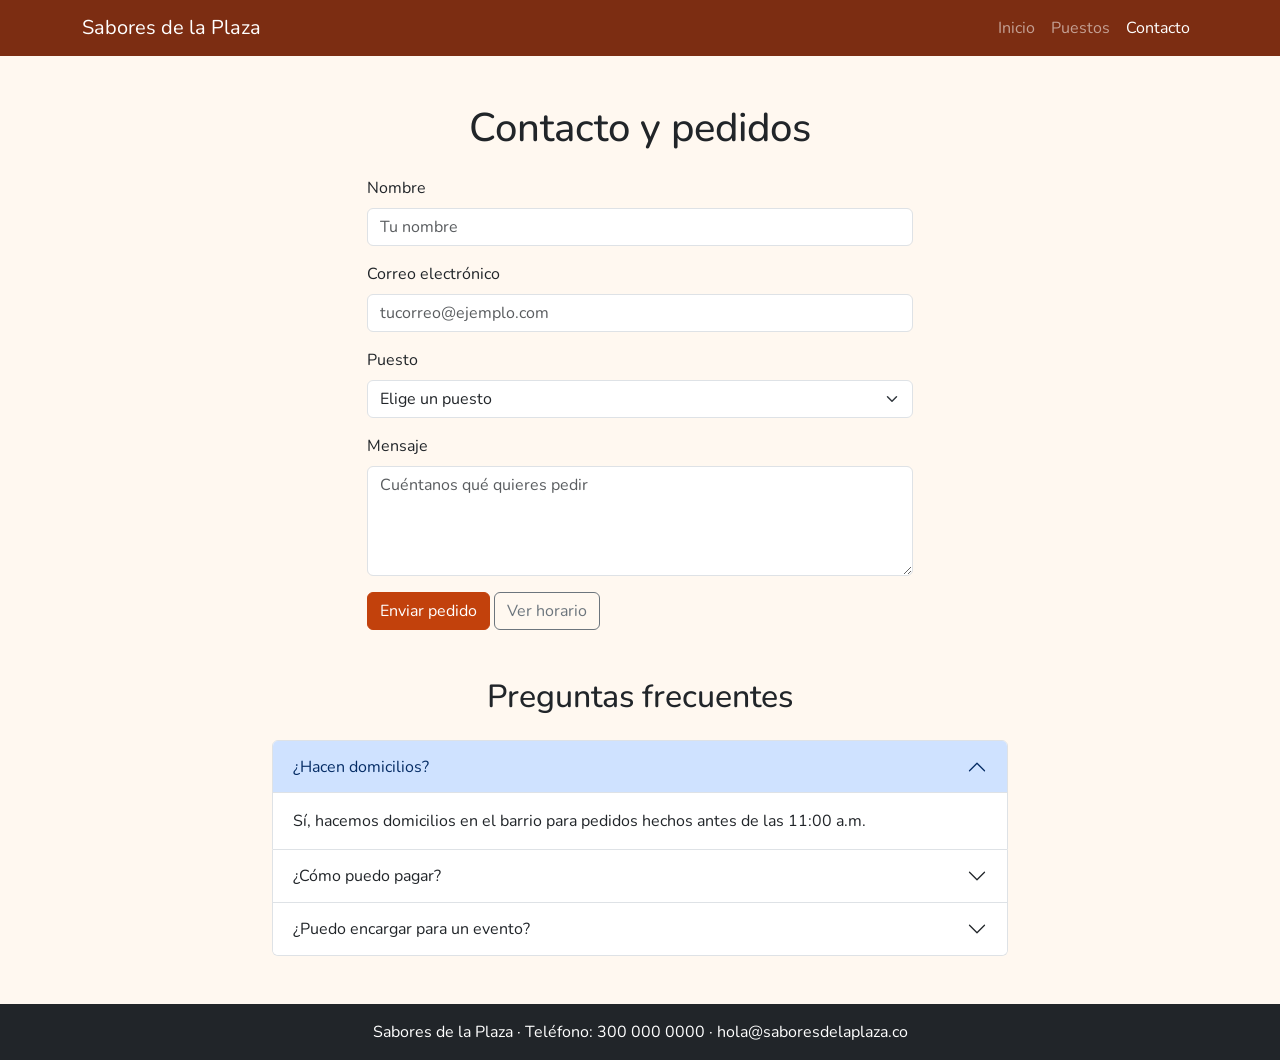
<file: plaza/contacto.html>
<!--
============================================================
Página CONTACTO Y PEDIDOS · Sabores de la Plaza
Ejercicios 01, 02, 06, 07 y 08
============================================================
Escribe tu HTML DEBAJO de este comentario.

Ejercicios 01 y 02 · Igual que en index.html
  - Bootstrap instalado y la MISMA barra de navegación.

Ejercicio 06 · El formulario
  - Campos: nombre (type="text"), teléfono o correo (type="tel" o
    type="email"), un <select> con al menos 3 puestos y un
    <textarea> para el mensaje.
  - Cada campo con su <label for="..."> igual a su id.
  - Clases de Bootstrap: form-control (form-select en el select).
  - Un <button type="submit"> con btn y un color (btn-primary…).
  - Centrado y sin ocupar todo el ancho en pantalla grande:
    la fila con justify-content-center y la columna menor a 12.

Ejercicio 07 · Más componentes de la documentación
  - Preguntas frecuentes (Components → Accordion), al menos 3.
  - Y uno de estos dos: un modal (Components → Modal) o unas
    pestañas (Components → Navs and tabs). Aquí o en otra página.

Ejercicio 08 · La letra
  - El mismo <link> de Google Fonts que en index.html.
============================================================
-->
<!DOCTYPE html>
<html lang="es">
<head>
  <meta charset="UTF-8">
  <meta name="viewport" content="width=device-width, initial-scale=1">
  <title>Sabores de la Plaza · Contacto</title>

  <!-- Ejercicio 08: la misma fuente -->
  <link rel="preconnect" href="https://fonts.googleapis.com">
  <link rel="preconnect" href="https://fonts.gstatic.com" crossorigin>
  <link href="https://fonts.googleapis.com/css2?family=Nunito:wght@400;600;800&display=swap" rel="stylesheet">

  <!-- Ejercicio 01 -->
  <link href="https://cdn.jsdelivr.net/npm/bootstrap@5.3.3/dist/css/bootstrap.min.css" rel="stylesheet">
  <link href="styles.css" rel="stylesheet">
</head>
<body>

  <!-- Ejercicio 02: la misma barra de navegación -->
  <nav class="navbar navbar-expand-lg" data-bs-theme="dark">
    <div class="container">
      <a class="navbar-brand" href="index.html">Sabores de la Plaza</a>
      <button class="navbar-toggler" type="button" data-bs-toggle="collapse"
              data-bs-target="#menuPrincipal" aria-controls="menuPrincipal"
              aria-expanded="false" aria-label="Mostrar menú">
        <span class="navbar-toggler-icon"></span>
      </button>
      <div class="collapse navbar-collapse" id="menuPrincipal">
        <ul class="navbar-nav ms-auto">
          <li class="nav-item"><a class="nav-link" href="index.html">Inicio</a></li>
          <li class="nav-item"><a class="nav-link" href="puestos.html">Puestos</a></li>
          <li class="nav-item"><a class="nav-link active" href="contacto.html">Contacto</a></li>
        </ul>
      </div>
    </div>
  </nav>

  <main class="container my-5">
    <h1 class="text-center mb-4">Contacto y pedidos</h1>

    <!-- Ejercicio 06: formulario centrado.
         justify-content-center centra la columna; col-lg-6 la hace más angosta en pantalla grande -->
    <div class="row justify-content-center">
      <div class="col-12 col-lg-6">
        <form>
          <div class="mb-3">
            <label for="nombre" class="form-label">Nombre</label>
            <input type="text" class="form-control" id="nombre" placeholder="Tu nombre">
          </div>

          <div class="mb-3">
            <label for="correo" class="form-label">Correo electrónico</label>
            <input type="email" class="form-control" id="correo" placeholder="tucorreo@ejemplo.com">
          </div>

          <div class="mb-3">
            <label for="puesto" class="form-label">Puesto</label>
            <select class="form-select" id="puesto">
              <option selected>Elige un puesto</option>
              <option>Frutas de doña Marta</option>
              <option>Panadería El Horno</option>
              <option>Almuerzos Casa Vieja</option>
              <option>Jugos La Cascada</option>
              <option>Café del Mercado</option>
            </select>
          </div>

          <div class="mb-3">
            <label for="mensaje" class="form-label">Mensaje</label>
            <textarea class="form-control" id="mensaje" rows="4" placeholder="Cuéntanos qué quieres pedir"></textarea>
          </div>

          <button type="submit" class="btn btn-primary">Enviar pedido</button>

          <!-- Ejercicio 07: botón que abre el modal -->
          <button type="button" class="btn btn-outline-secondary" data-bs-toggle="modal" data-bs-target="#modalHorario">
            Ver horario
          </button>
        </form>
      </div>
    </div>

    <!-- Ejercicio 07: preguntas frecuentes (acordeón) -->
    <h2 class="text-center mt-5 mb-4">Preguntas frecuentes</h2>
    <div class="row justify-content-center">
      <div class="col-12 col-lg-8">
        <div class="accordion" id="preguntas">

          <div class="accordion-item">
            <h3 class="accordion-header">
              <button class="accordion-button" type="button" data-bs-toggle="collapse" data-bs-target="#pregunta1" aria-expanded="true" aria-controls="pregunta1">
                ¿Hacen domicilios?
              </button>
            </h3>
            <div id="pregunta1" class="accordion-collapse collapse show" data-bs-parent="#preguntas">
              <div class="accordion-body">Sí, hacemos domicilios en el barrio para pedidos hechos antes de las 11:00 a.m.</div>
            </div>
          </div>

          <div class="accordion-item">
            <h3 class="accordion-header">
              <button class="accordion-button collapsed" type="button" data-bs-toggle="collapse" data-bs-target="#pregunta2" aria-expanded="false" aria-controls="pregunta2">
                ¿Cómo puedo pagar?
              </button>
            </h3>
            <div id="pregunta2" class="accordion-collapse collapse" data-bs-parent="#preguntas">
              <div class="accordion-body">Aceptamos efectivo y transferencias.</div>
            </div>
          </div>

          <div class="accordion-item">
            <h3 class="accordion-header">
              <button class="accordion-button collapsed" type="button" data-bs-toggle="collapse" data-bs-target="#pregunta3" aria-expanded="false" aria-controls="pregunta3">
                ¿Puedo encargar para un evento?
              </button>
            </h3>
            <div id="pregunta3" class="accordion-collapse collapse" data-bs-parent="#preguntas">
              <div class="accordion-body">Claro. Escríbenos con unos días de anticipación y te armamos el pedido.</div>
            </div>
          </div>

        </div>
      </div>
    </div>
  </main>

  <!-- Ejercicio 07: modal con el horario -->
  <div class="modal fade" id="modalHorario" tabindex="-1" aria-labelledby="tituloModal" aria-hidden="true">
    <div class="modal-dialog">
      <div class="modal-content">
        <div class="modal-header">
          <h2 class="modal-title fs-5" id="tituloModal">Horario de la plaza</h2>
          <button type="button" class="btn-close" data-bs-dismiss="modal" aria-label="Cerrar"></button>
        </div>
        <div class="modal-body">
          <p class="mb-1">Lunes a sábado: 6:00 a.m. a 3:00 p.m.</p>
          <p class="mb-0">Domingos y festivos: 6:00 a.m. a 1:00 p.m.</p>
        </div>
        <div class="modal-footer">
          <button type="button" class="btn btn-primary" data-bs-dismiss="modal">Entendido</button>
        </div>
      </div>
    </div>
  </div>

  <footer class="bg-dark text-white text-center py-3">
    <p class="mb-0">Sabores de la Plaza · Teléfono: 300 000 0000 · hola@saboresdelaplaza.co</p>
  </footer>

  <!-- Ejercicio 01 -->
  <script src="https://cdn.jsdelivr.net/npm/bootstrap@5.3.3/dist/js/bootstrap.bundle.min.js"></script>
</body>
</html>
</file>
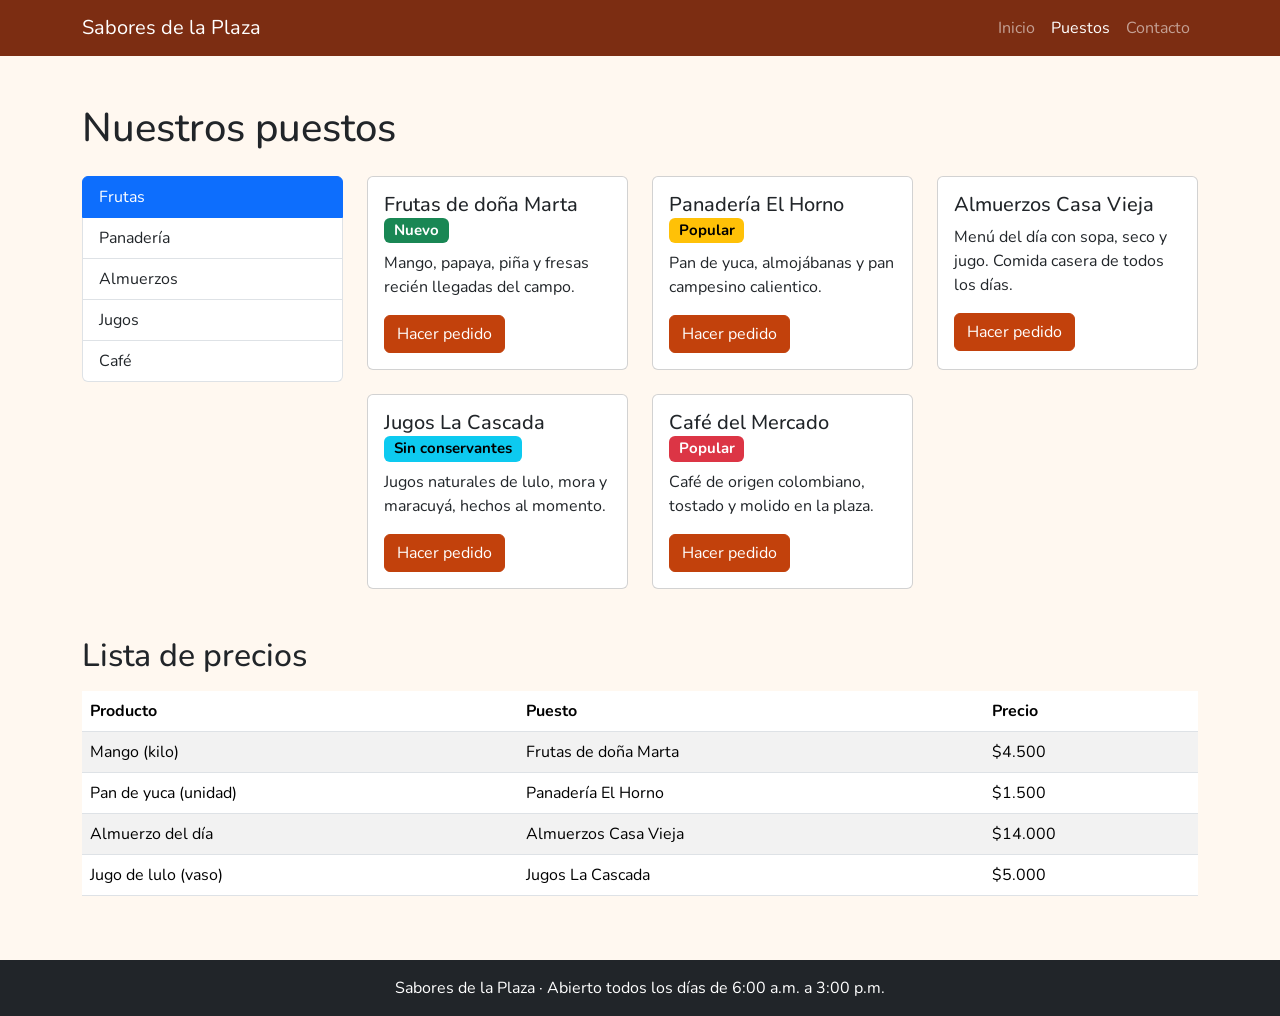
<file: plaza/puestos.html>
<!--
============================================================
Página NUESTROS PUESTOS · Sabores de la Plaza
Ejercicios 01, 02, 04, 05 y 08
============================================================
Escribe tu HTML DEBAJO de este comentario.

Ejercicios 01 y 02 · Igual que en index.html
  - Bootstrap instalado y la MISMA barra de navegación.

Ejercicio 04 · El catálogo
  - Una fila con dos columnas: un lateral angosto y un contenido
    ancho que sumen 12 en pantalla grande.
  - El lateral tiene las 5 categorías: Frutas, Panadería,
    Almuerzos, Jugos y Café (por ejemplo, con un list-group).
  - El contenido tiene al menos 4 tarjetas (card), cada una en su
    propia columna, con card-title, card-text y un botón.
  - Todas las tarjetas de una fila miden lo mismo (h-100).
  - Más tarjetas por fila en el computador; menos en el celular.

Ejercicio 05 · A cazar en la documentación
  - Al menos 3 distintivos de color (Components → Badge) dentro de
    las tarjetas: "Nuevo", "Popular", "Sin conservantes"…
  - Una tabla de precios (Content → Tables) con la clase table,
    un <thead> con al menos 2 columnas y al menos 3 productos.

Ejercicio 08 · La letra
  - El mismo <link> de Google Fonts que en index.html.
============================================================
-->
<!DOCTYPE html>
<html lang="es">
<head>
  <meta charset="UTF-8">
  <meta name="viewport" content="width=device-width, initial-scale=1">
  <title>Sabores de la Plaza · Puestos</title>

  <!-- Ejercicio 08: la misma fuente -->
  <link rel="preconnect" href="https://fonts.googleapis.com">
  <link rel="preconnect" href="https://fonts.gstatic.com" crossorigin>
  <link href="https://fonts.googleapis.com/css2?family=Nunito:wght@400;600;800&display=swap" rel="stylesheet">

  <!-- Ejercicio 01 -->
  <link href="https://cdn.jsdelivr.net/npm/bootstrap@5.3.3/dist/css/bootstrap.min.css" rel="stylesheet">
  <link href="styles.css" rel="stylesheet">
</head>
<body>

  <!-- Ejercicio 02: la misma barra de navegación -->
  <nav class="navbar navbar-expand-lg" data-bs-theme="dark">
    <div class="container">
      <a class="navbar-brand" href="index.html">Sabores de la Plaza</a>
      <button class="navbar-toggler" type="button" data-bs-toggle="collapse"
              data-bs-target="#menuPrincipal" aria-controls="menuPrincipal"
              aria-expanded="false" aria-label="Mostrar menú">
        <span class="navbar-toggler-icon"></span>
      </button>
      <div class="collapse navbar-collapse" id="menuPrincipal">
        <ul class="navbar-nav ms-auto">
          <li class="nav-item"><a class="nav-link" href="index.html">Inicio</a></li>
          <li class="nav-item"><a class="nav-link active" href="puestos.html">Puestos</a></li>
          <li class="nav-item"><a class="nav-link" href="contacto.html">Contacto</a></li>
        </ul>
      </div>
    </div>
  </nav>

  <main class="container my-5">
    <h1 class="mb-4">Nuestros puestos</h1>

    <!-- Ejercicio 04: lateral (3 columnas) + contenido (9 columnas) = 12 -->
    <div class="row">

      <!-- Lateral con las 5 categorías -->
      <aside class="col-12 col-lg-3 mb-4">
        <div class="list-group">
          <a href="#" class="list-group-item list-group-item-action active">Frutas</a>
          <a href="#" class="list-group-item list-group-item-action">Panadería</a>
          <a href="#" class="list-group-item list-group-item-action">Almuerzos</a>
          <a href="#" class="list-group-item list-group-item-action">Jugos</a>
          <a href="#" class="list-group-item list-group-item-action">Café</a>
        </div>
      </aside>

      <!-- Contenido con las tarjetas.
           col-12 = 1 tarjeta por fila en celular, col-md-6 = 2 en tablet, col-xl-4 = 3 en computador -->
      <section class="col-12 col-lg-9">
        <div class="row g-4">

          <div class="col-12 col-md-6 col-xl-4">
            <div class="card h-100">
              <div class="card-body">
                <h2 class="card-title h5">Frutas de doña Marta <span class="badge text-bg-success">Nuevo</span></h2>
                <p class="card-text">Mango, papaya, piña y fresas recién llegadas del campo.</p>
                <a href="contacto.html" class="btn btn-primary">Hacer pedido</a>
              </div>
            </div>
          </div>

          <div class="col-12 col-md-6 col-xl-4">
            <div class="card h-100">
              <div class="card-body">
                <h2 class="card-title h5">Panadería El Horno <span class="badge text-bg-warning">Popular</span></h2>
                <p class="card-text">Pan de yuca, almojábanas y pan campesino calientico.</p>
                <a href="contacto.html" class="btn btn-primary">Hacer pedido</a>
              </div>
            </div>
          </div>

          <div class="col-12 col-md-6 col-xl-4">
            <div class="card h-100">
              <div class="card-body">
                <h2 class="card-title h5">Almuerzos Casa Vieja</h2>
                <p class="card-text">Menú del día con sopa, seco y jugo. Comida casera de todos los días.</p>
                <a href="contacto.html" class="btn btn-primary">Hacer pedido</a>
              </div>
            </div>
          </div>

          <div class="col-12 col-md-6 col-xl-4">
            <div class="card h-100">
              <div class="card-body">
                <h2 class="card-title h5">Jugos La Cascada <span class="badge text-bg-info">Sin conservantes</span></h2>
                <p class="card-text">Jugos naturales de lulo, mora y maracuyá, hechos al momento.</p>
                <a href="contacto.html" class="btn btn-primary">Hacer pedido</a>
              </div>
            </div>
          </div>

          <div class="col-12 col-md-6 col-xl-4">
            <div class="card h-100">
              <div class="card-body">
                <h2 class="card-title h5">Café del Mercado <span class="badge text-bg-danger">Popular</span></h2>
                <p class="card-text">Café de origen colombiano, tostado y molido en la plaza.</p>
                <a href="contacto.html" class="btn btn-primary">Hacer pedido</a>
              </div>
            </div>
          </div>

        </div>
      </section>
    </div>

    <!-- Ejercicio 05: tabla de precios -->
    <h2 class="mt-5 mb-3">Lista de precios</h2>
    <div class="table-responsive">
      <table class="table table-striped">
        <thead>
          <tr>
            <th scope="col">Producto</th>
            <th scope="col">Puesto</th>
            <th scope="col">Precio</th>
          </tr>
        </thead>
        <tbody>
          <tr>
            <td>Mango (kilo)</td>
            <td>Frutas de doña Marta</td>
            <td>$4.500</td>
          </tr>
          <tr>
            <td>Pan de yuca (unidad)</td>
            <td>Panadería El Horno</td>
            <td>$1.500</td>
          </tr>
          <tr>
            <td>Almuerzo del día</td>
            <td>Almuerzos Casa Vieja</td>
            <td>$14.000</td>
          </tr>
          <tr>
            <td>Jugo de lulo (vaso)</td>
            <td>Jugos La Cascada</td>
            <td>$5.000</td>
          </tr>
        </tbody>
      </table>
    </div>
  </main>

  <footer class="bg-dark text-white text-center py-3">
    <p class="mb-0">Sabores de la Plaza · Abierto todos los días de 6:00 a.m. a 3:00 p.m.</p>
  </footer>

  <!-- Ejercicio 01 -->
  <script src="https://cdn.jsdelivr.net/npm/bootstrap@5.3.3/dist/js/bootstrap.bundle.min.js"></script>
</body>
</html>
</file>
<file: plaza/styles.css>
/*
============================================================
Ejercicio 08 · La identidad visual de Sabores de la Plaza
============================================================
El cliente pidió "nuestros propios colores, no el azul de todos
los sitios" y "una letra que se sienta cálida".
Escribe tu CSS DEBAJO de este comentario.

  - En :root, cambia --bs-primary y --bs-primary-rgb por tu color
    principal (el mismo color: uno en hexadecimal y otro en números).
  - En :root, cambia --bs-body-font-family por la fuente que traes
    de Google Fonts (el mismo nombre que va en el <link>).
  - Una regla para .btn-primary que cambie --bs-btn-bg (y si
    quieres, --bs-btn-border-color y --bs-btn-hover-bg).

Recuerda: este archivo se enlaza DESPUÉS de Bootstrap.
La paleta es tuya: colores cálidos de plaza de mercado.
============================================================
*/

/* Color principal: naranja ají (#C2410C = rgb 194, 65, 12) y la fuente Nunito */
:root {
  --bs-primary: #C2410C;
  --bs-primary-rgb: 194, 65, 12;
  --bs-body-font-family: 'Nunito', sans-serif;
}

/* Botones principales con nuestro color */
.btn-primary {
  --bs-btn-bg: #C2410C;
  --bs-btn-border-color: #C2410C;
  --bs-btn-hover-bg: #9A3412;
  --bs-btn-hover-border-color: #9A3412;
  --bs-btn-active-bg: #7C2D12;
  --bs-btn-active-border-color: #7C2D12;
}

/* Extras sencillos para que se vea cálido */
body {
  background-color: #FFF8F0;
}

.navbar {
  background-color: #7C2D12;
}

.hero {
  background-color: #FDE7C8;
  padding: 80px 0;
}
</file>
